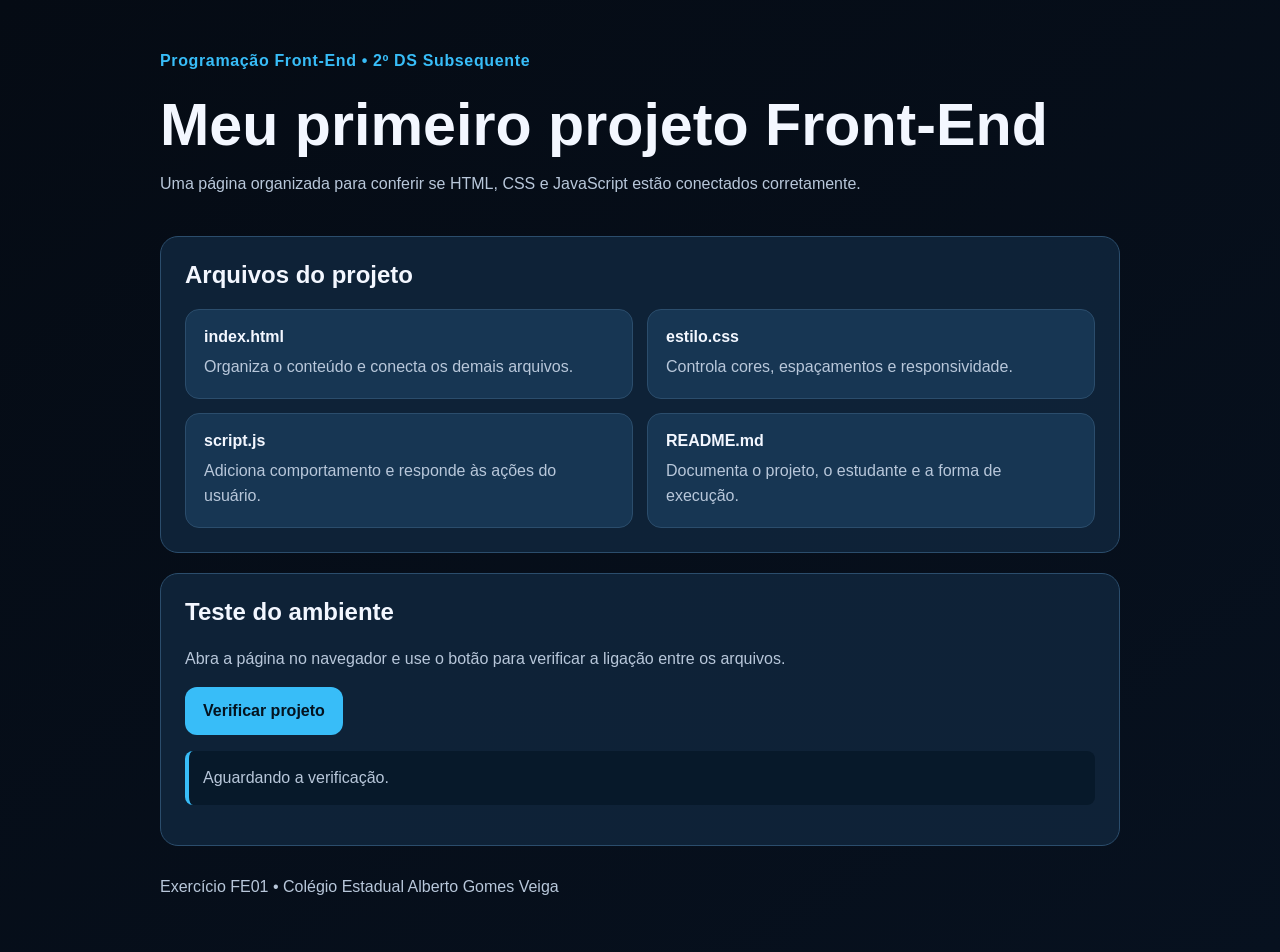
<file: Exercício 1/index.html>
<!DOCTYPE html>
<html lang="pt-BR">
<head>
    <meta charset="UTF-8">
    <meta name="viewport" content="width=device-width, initial-scale=1.0">
    <title>Meu primeiro projeto Front-End</title>
    <link rel="stylesheet" href="estilo.css">
    <script src="script.js" defer></script>
</head>
<body>
    <header class="cabecalho">
        <p class="etiqueta">Programação Front-End • 2º DS Subsequente</p>
        <h1>Meu primeiro projeto Front-End</h1>
        <p>Uma página organizada para conferir se HTML, CSS e JavaScript estão conectados corretamente.</p>
    </header>

    <main>
        <section class="painel" aria-labelledby="titulo-arquivos">
            <h2 id="titulo-arquivos">Arquivos do projeto</h2>
            <div class="grade-arquivos">
                <article>
                    <strong>index.html</strong>
                    <span>Organiza o conteúdo e conecta os demais arquivos.</span>
                </article>
                <article>
                    <strong>estilo.css</strong>
                    <span>Controla cores, espaçamentos e responsividade.</span>
                </article>
                <article>
                    <strong>script.js</strong>
                    <span>Adiciona comportamento e responde às ações do usuário.</span>
                </article>
                <article>
                    <strong>README.md</strong>
                    <span>Documenta o projeto, o estudante e a forma de execução.</span>
                </article>
            </div>
        </section>

        <section class="painel" aria-labelledby="titulo-teste">
            <h2 id="titulo-teste">Teste do ambiente</h2>
            <p>Abra a página no navegador e use o botão para verificar a ligação entre os arquivos.</p>
            <button id="testarProjeto" type="button">Verificar projeto</button>
            <p id="statusProjeto" class="status" aria-live="polite">Aguardando a verificação.</p>
        </section>
    </main>

    <footer>
        <p>Exercício FE01 • Colégio Estadual Alberto Gomes Veiga</p>
    </footer>
</body>
</html>
</file>
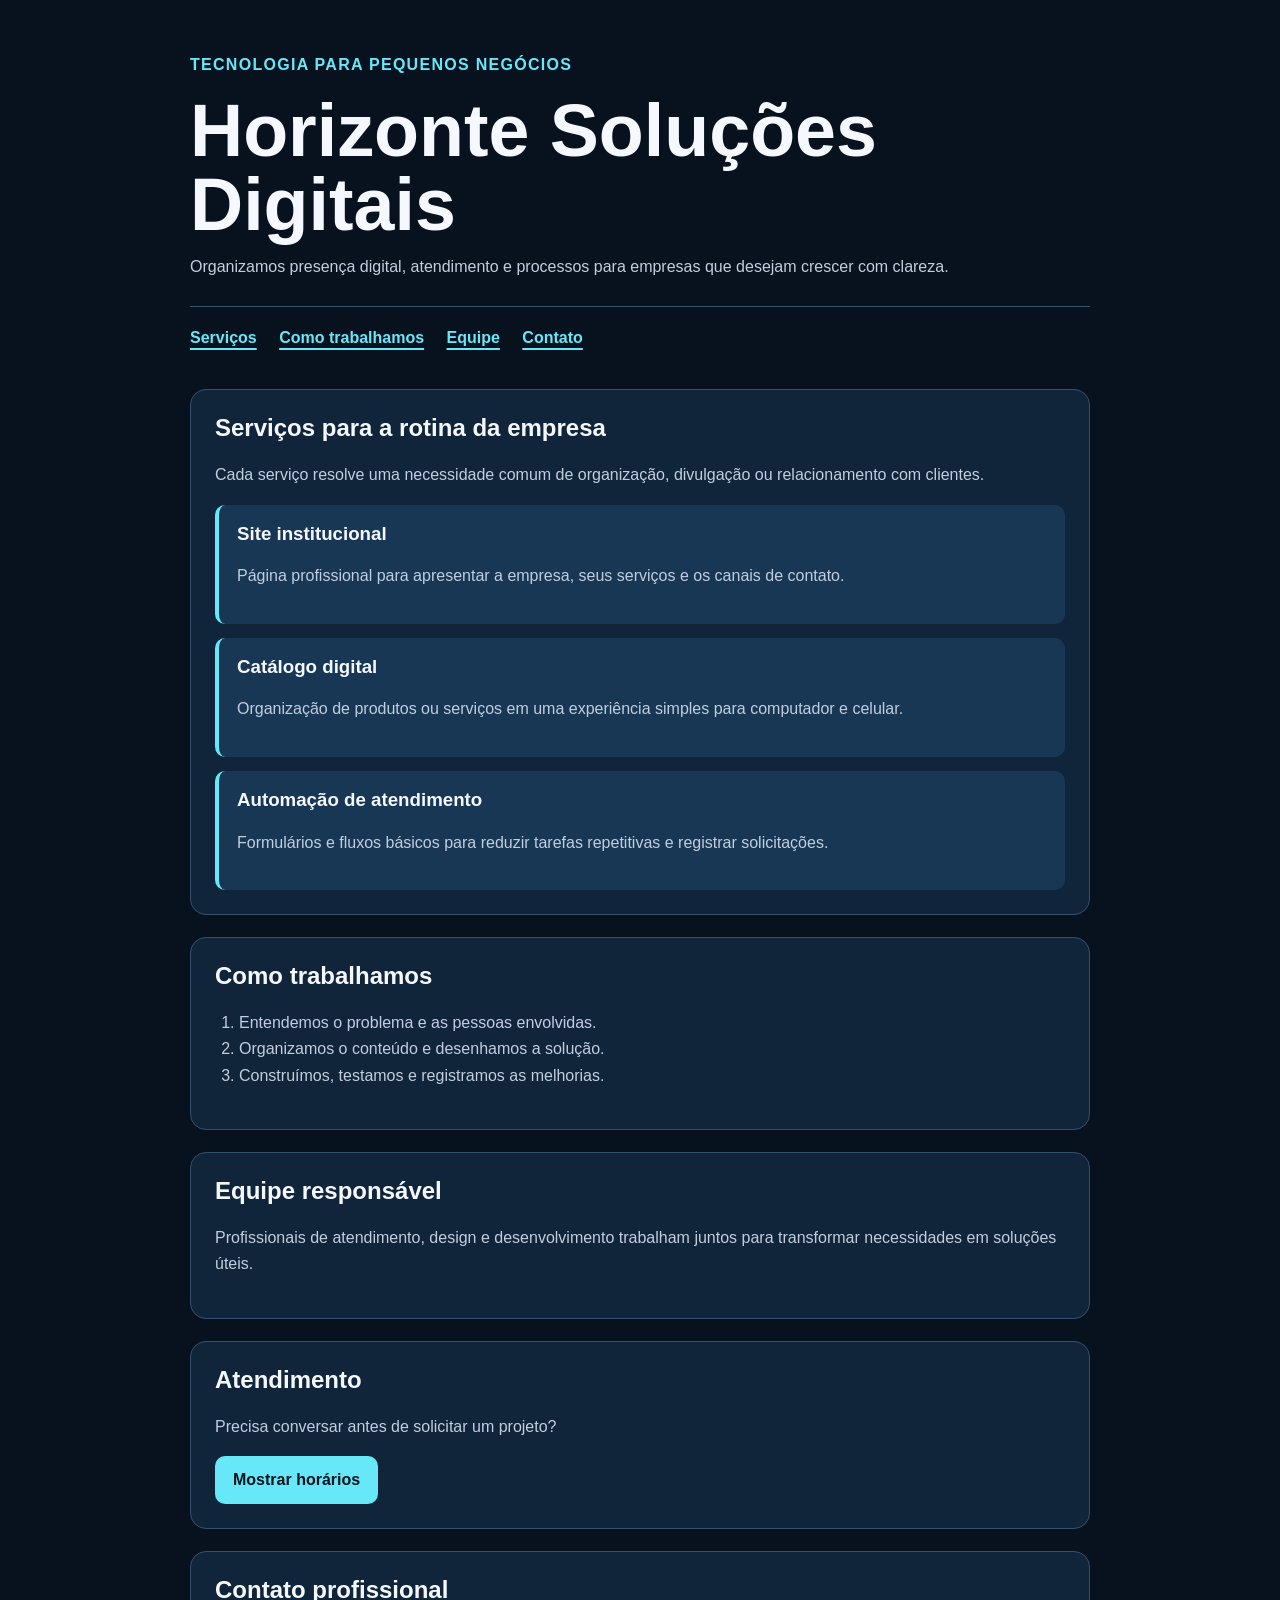
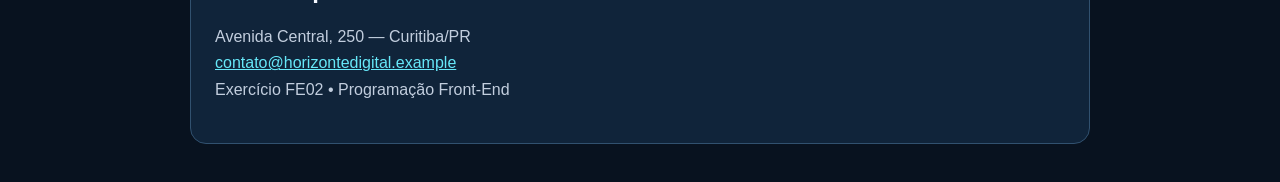
<file: Exercício 2/index.html>
<!DOCTYPE html>
<html lang="pt-BR">
<head>
    <meta charset="UTF-8">
    <meta name="viewport" content="width=device-width, initial-scale=1.0">
    <title>Horizonte Soluções Digitais</title>
    <link rel="stylesheet" href="estilo.css">
    <script src="script.js" defer></script>
</head>
<body>
    <a class="pular-conteudo" href="#conteudo">Pular para o conteúdo principal</a>
 
    <header class="cabecalho">
        <p class="etiqueta">Tecnologia para pequenos negócios</p>
        <h1>Horizonte Soluções Digitais</h1>
        <p>Organizamos presença digital, atendimento e processos para empresas que desejam crescer com clareza.</p>
 
        <nav aria-label="Navegação principal">
            <ul>
                <li><a href="#servicos">Serviços</a></li>
                <li><a href="#processo">Como trabalhamos</a></li>
                <li><a href="#equipe">Equipe</a></li>
                <li><a href="#contato">Contato</a></li>
            </ul>
        </nav>
    </header>
 
    <main id="conteudo">
        <section id="servicos" aria-labelledby="titulo-servicos">
            <h2 id="titulo-servicos">Serviços para a rotina da empresa</h2>
            <p>Cada serviço resolve uma necessidade comum de organização, divulgação ou relacionamento com clientes.</p>
 
            <article>
                <h3>Site institucional</h3>
                <p>Página profissional para apresentar a empresa, seus serviços e os canais de contato.</p>
            </article>
 
            <article>
                <h3>Catálogo digital</h3>
                <p>Organização de produtos ou serviços em uma experiência simples para computador e celular.</p>
            </article>
 
            <article>
                <h3>Automação de atendimento</h3>
                <p>Formulários e fluxos básicos para reduzir tarefas repetitivas e registrar solicitações.</p>
            </article>
        </section>
 
        <section id="processo" aria-labelledby="titulo-processo">
            <h2 id="titulo-processo">Como trabalhamos</h2>
            <ol>
                <li>Entendemos o problema e as pessoas envolvidas.</li>
                <li>Organizamos o conteúdo e desenhamos a solução.</li>
                <li>Construímos, testamos e registramos as melhorias.</li>
            </ol>
        </section>
 
        <section id="equipe" aria-labelledby="titulo-equipe">
            <h2 id="titulo-equipe">Equipe responsável</h2>
            <p>Profissionais de atendimento, design e desenvolvimento trabalham juntos para transformar necessidades em soluções úteis.</p>
        </section>
 
        <aside id="atendimento" aria-labelledby="titulo-atendimento">
            <h2 id="titulo-atendimento">Atendimento</h2>
            <p>Precisa conversar antes de solicitar um projeto?</p>
            <button id="mostrarAtendimento" type="button" aria-expanded="false" aria-controls="detalhesAtendimento">
                Mostrar horários
            </button>
            <div id="detalhesAtendimento" hidden>
                <p>Segunda a sexta, das 8h às 18h.</p>
                <p>Retorno inicial em até um dia útil.</p>
            </div>
        </aside>
    </main>
 
    <footer id="contato">
        <h2>Contato profissional</h2>
        <address>
            Avenida Central, 250 — Curitiba/PR<br>
            <a href="mailto:contato@horizontedigital.example">contato@horizontedigital.example</a>
        </address>
        <p>Exercício FE02 • Programação Front-End</p>
    </footer>
</body>
</html>
</file>
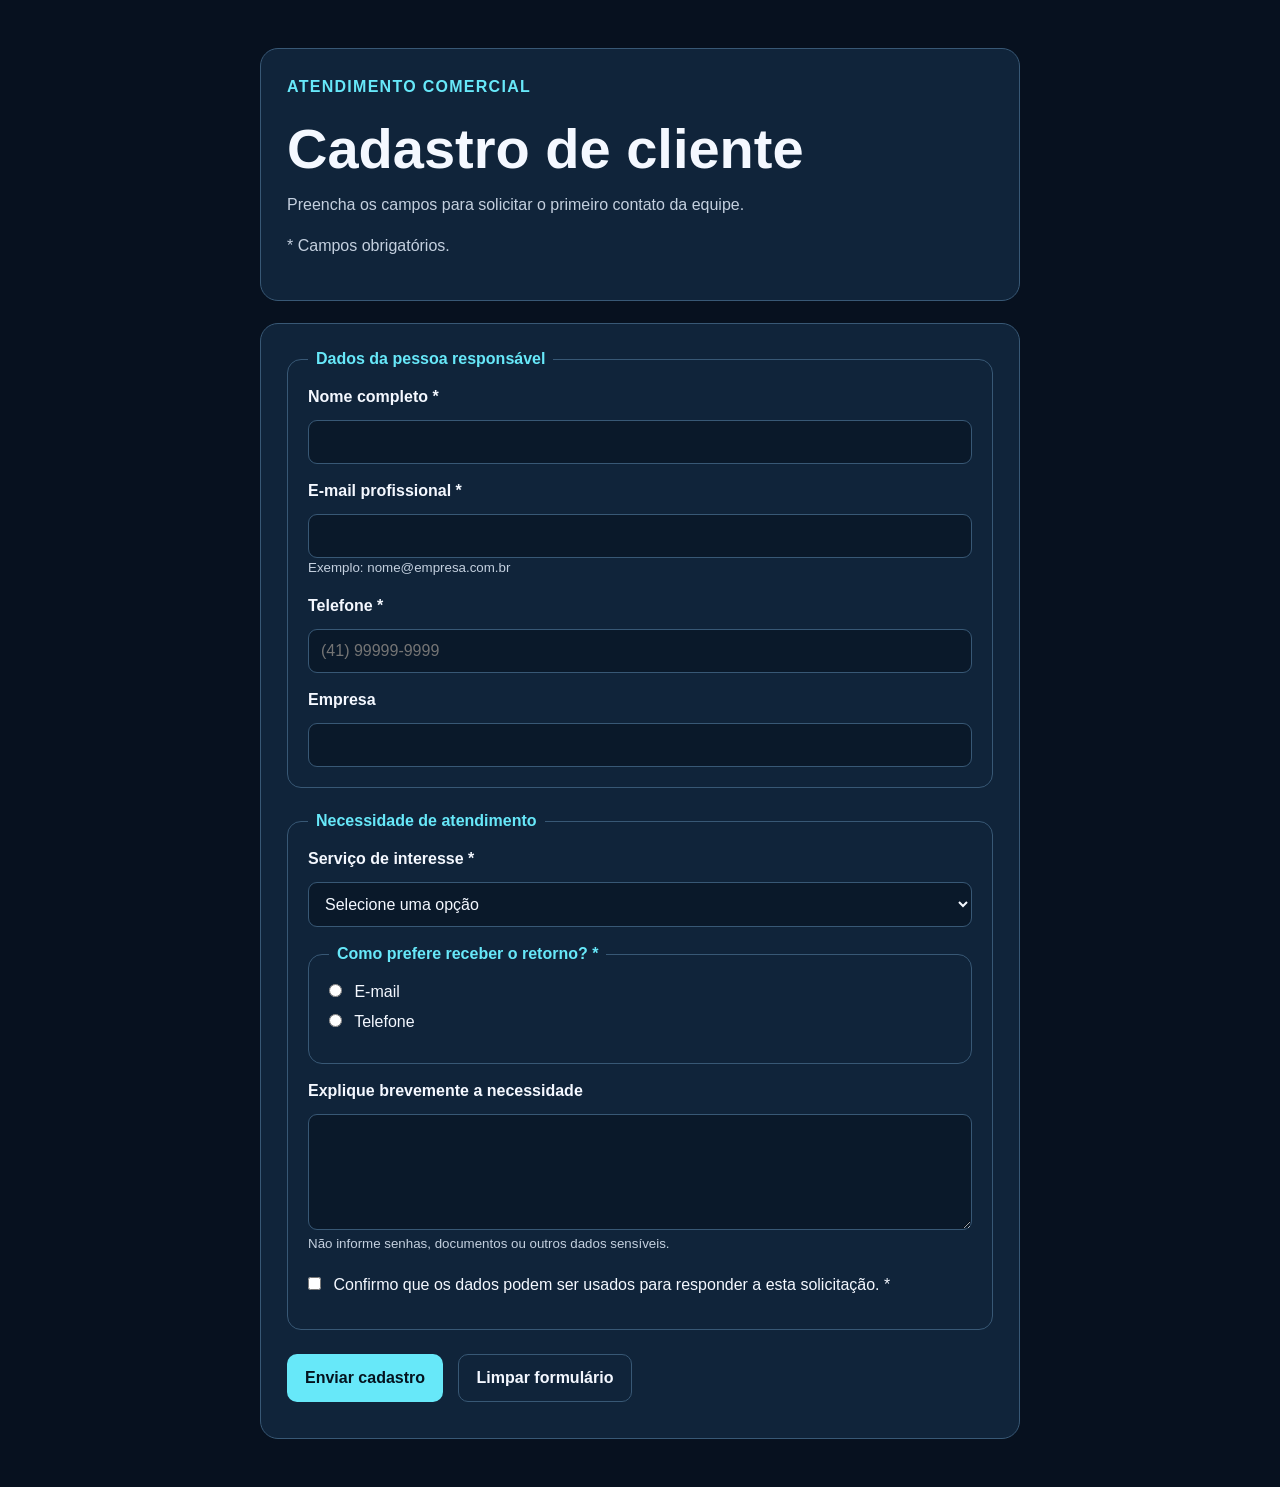
<file: Exercício 3/index.html>
<!DOCTYPE html>
<html lang="pt-BR">
<head>
    <meta charset="UTF-8">
    <meta name="viewport" content="width=device-width, initial-scale=1.0">
    <title>Cadastro de cliente | Horizonte Digital</title>
    <link rel="stylesheet" href="estilo.css">
    <script src="script.js" defer></script>
</head>
<body>
    <a class="pular-conteudo" href="#conteudo">Pular para o formulário</a>
 
    <main id="conteudo">
        <header class="cabecalho">
            <p class="etiqueta">Atendimento comercial</p>
            <h1>Cadastro de cliente</h1>
            <p>Preencha os campos para solicitar o primeiro contato da equipe.</p>
            <p><span aria-hidden="true">*</span> Campos obrigatórios.</p>
        </header>
 
        <form id="cadastroCliente">
            <fieldset>
                <legend>Dados da pessoa responsável</legend>
 
                <div class="campo">
                    <label for="nome">Nome completo <span aria-hidden="true">*</span></label>
                    <input id="nome" name="nome" type="text" autocomplete="name" minlength="3" required>
                </div>
 
                <div class="campo">
                    <label for="email">E-mail profissional <span aria-hidden="true">*</span></label>
                    <input id="email" name="email" type="email" autocomplete="email" aria-describedby="ajudaEmail" required>
                    <small id="ajudaEmail">Exemplo: nome@empresa.com.br</small>
                </div>
 
                <div class="campo">
                    <label for="telefone">Telefone <span aria-hidden="true">*</span></label>
                    <input id="telefone" name="telefone" type="tel" inputmode="tel" autocomplete="tel" placeholder="(41) 99999-9999" required>
                </div>
 
                <div class="campo">
                    <label for="empresa">Empresa</label>
                    <input id="empresa" name="empresa" type="text" autocomplete="organization">
                </div>
            </fieldset>
 
            <fieldset>
                <legend>Necessidade de atendimento</legend>
 
                <div class="campo">
                    <label for="servico">Serviço de interesse <span aria-hidden="true">*</span></label>
                    <select id="servico" name="servico" required>
                        <option value="" selected disabled>Selecione uma opção</option>
                        <option value="site">Site institucional</option>
                        <option value="sistema">Sistema interno</option>
                        <option value="manutencao">Manutenção de projeto</option>
                    </select>
                </div>
 
                <fieldset class="grupo-opcoes">
                    <legend>Como prefere receber o retorno? <span aria-hidden="true">*</span></legend>
 
                    <label class="opcao" for="retornoEmail">
                        <input id="retornoEmail" name="retorno" type="radio" value="E-mail" required>
                        E-mail
                    </label>
 
                    <label class="opcao" for="retornoTelefone">
                        <input id="retornoTelefone" name="retorno" type="radio" value="Telefone">
                        Telefone
                    </label>
                </fieldset>
 
                <div class="campo">
                    <label for="mensagem">Explique brevemente a necessidade</label>
                    <textarea id="mensagem" name="mensagem" rows="5" maxlength="300" aria-describedby="ajudaMensagem"></textarea>
                    <small id="ajudaMensagem">Não informe senhas, documentos ou outros dados sensíveis.</small>
                </div>
 
                <label class="opcao termos" for="termos">
                    <input id="termos" name="termos" type="checkbox" required>
                    Confirmo que os dados podem ser usados para responder a esta solicitação. <span aria-hidden="true">*</span>
                </label>
            </fieldset>
 
            <div class="acoes">
                <button type="submit">Enviar cadastro</button>
                <button class="secundario" type="reset">Limpar formulário</button>
            </div>
 
            <div id="statusCadastro" class="status" role="status" aria-live="polite" tabindex="-1" hidden></div>
        </form>
    </main>
</body>
</html>
</file>
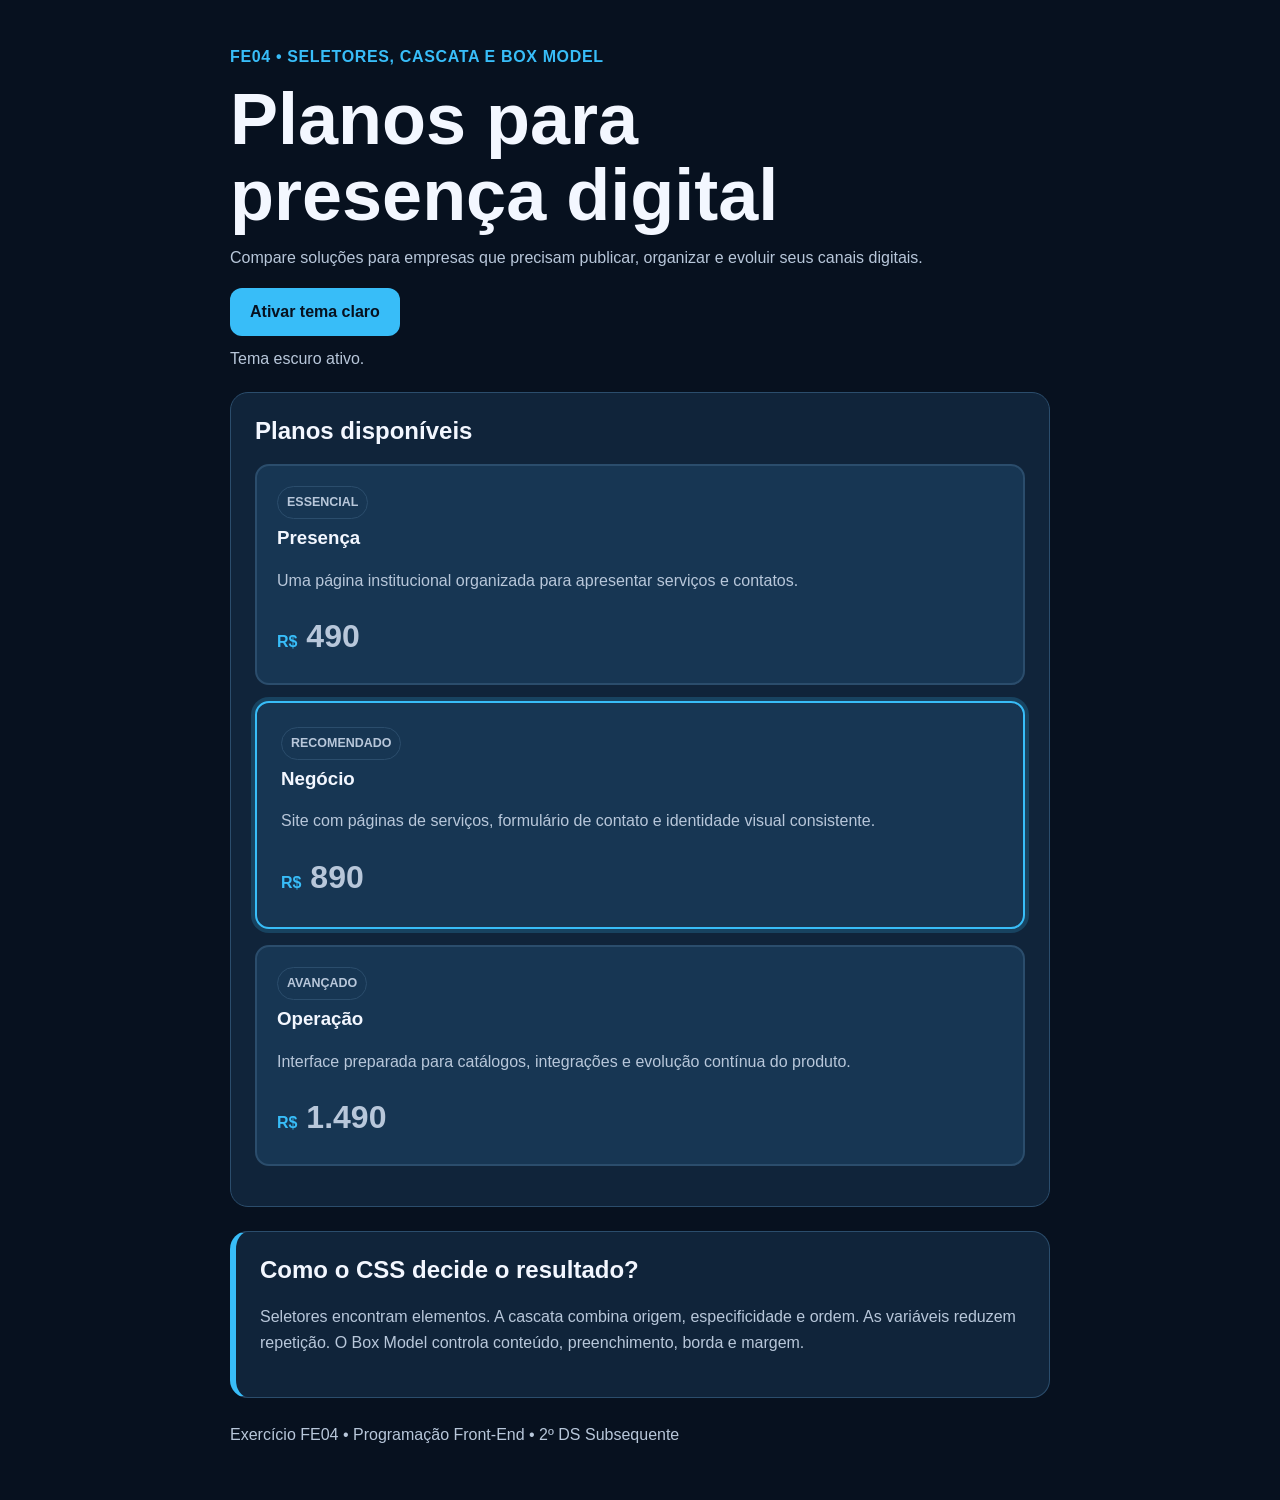
<file: Exercício 4/index.html>
<!DOCTYPE html>
<html lang="pt-BR">
<head>
    <meta charset="UTF-8">
    <meta name="viewport" content="width=device-width, initial-scale=1.0">
    <title>Vitrine de planos — CSS profissional</title>
    <link rel="stylesheet" href="estilo.css">
    <script src="script.js" defer></script>
</head>
<body>
    <header class="cabecalho">
        <p class="etiqueta">FE04 • Seletores, cascata e Box Model</p>
        <h1>Planos para presença digital</h1>
        <p class="introducao">Compare soluções para empresas que precisam publicar, organizar e evoluir seus canais digitais.</p>
        <button id="alternarTema" type="button" aria-pressed="false">Ativar tema claro</button>
        <p id="statusTema" class="status" role="status" aria-live="polite">Tema escuro ativo.</p>
    </header>
 
    <main id="conteudo">
        <section class="painel" aria-labelledby="titulo-planos">
            <h2 id="titulo-planos">Planos disponíveis</h2>
 
            <article class="cartao" data-status="essencial">
                <p class="selo">Essencial</p>
                <h3>Presença</h3>
                <p>Uma página institucional organizada para apresentar serviços e contatos.</p>
                <p class="preco"><span>R$</span> 490</p>
            </article>
 
            <article id="planoDestaque" class="cartao destaque" data-status="recomendado">
                <p class="selo">Recomendado</p>
                <h3>Negócio</h3>
                <p>Site com páginas de serviços, formulário de contato e identidade visual consistente.</p>
                <p class="preco"><span>R$</span> 890</p>
            </article>
 
            <article class="cartao" data-status="avancado">
                <p class="selo">Avançado</p>
                <h3>Operação</h3>
                <p>Interface preparada para catálogos, integrações e evolução contínua do produto.</p>
                <p class="preco"><span>R$</span> 1.490</p>
            </article>
        </section>
 
        <aside class="painel resumo" aria-labelledby="titulo-resumo">
            <h2 id="titulo-resumo">Como o CSS decide o resultado?</h2>
            <p>Seletores encontram elementos. A cascata combina origem, especificidade e ordem. As variáveis reduzem repetição. O Box Model controla conteúdo, preenchimento, borda e margem.</p>
        </aside>
    </main>
 
    <footer>
        <p>Exercício FE04 • Programação Front-End • 2º DS Subsequente</p>
    </footer>
</body>
</html>
</file>
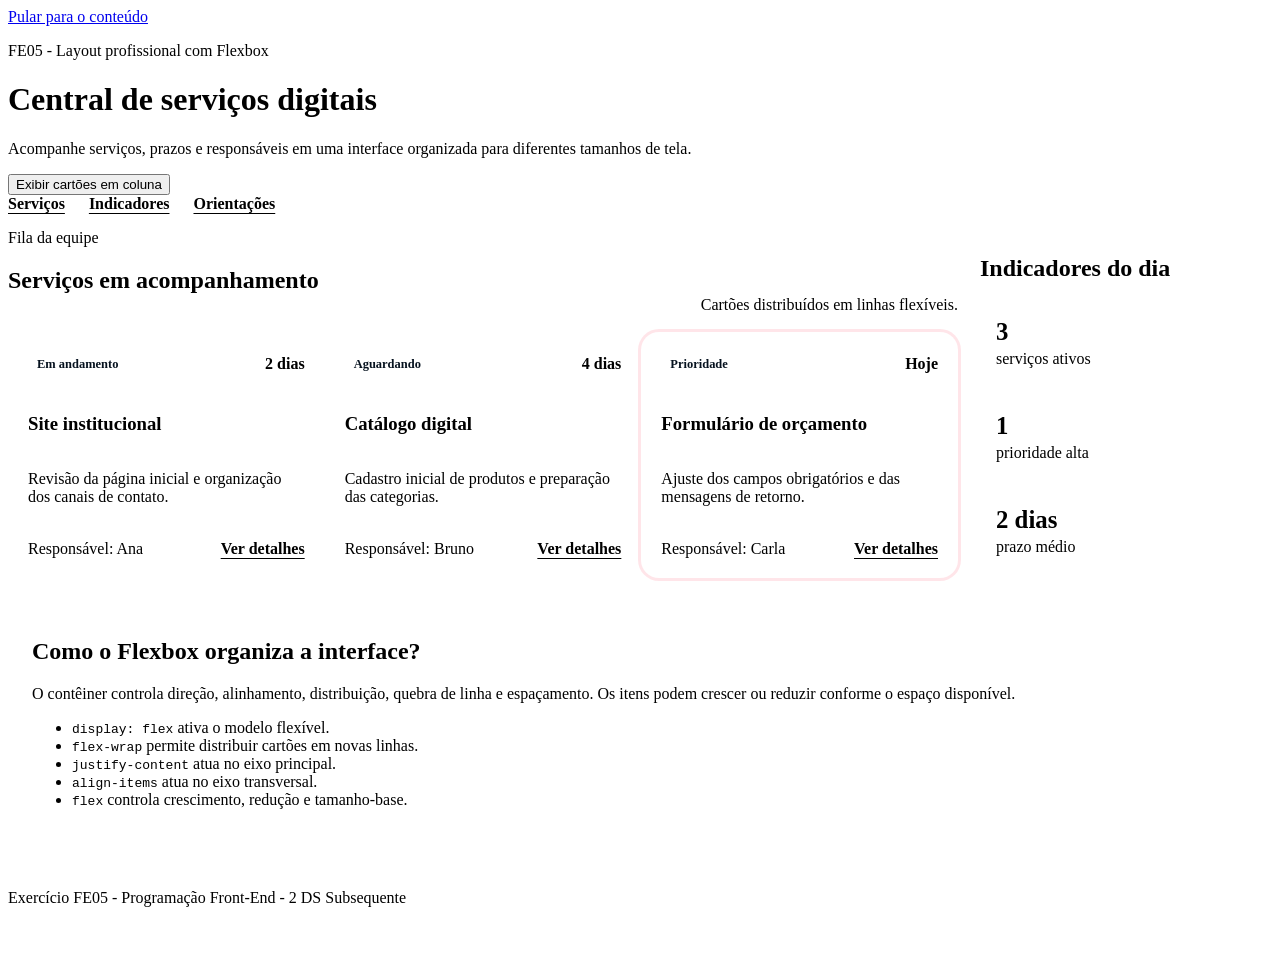
<file: Exercício 5/index.html>
<!DOCTYPE html>
<html lang="pt-BR">
<head>
    <meta charset="UTF-8">
    <meta name="viewport" content="width=device-width, initial-scale=1.0">
    <title>Painel de serviços - Flexbox</title>
    <link rel="stylesheet" href="estilo.css">
    <script src="script.js" defer></script>
</head>
<body>
    <a class="pular-conteudo" href="#conteudo">Pular para o conteúdo</a>
 
    <header class="topo">
        <div class="topo-conteudo">
            <div>
                <p class="etiqueta">FE05 - Layout profissional com Flexbox</p>
                <h1>Central de serviços digitais</h1>
                <p class="introducao">Acompanhe serviços, prazos e responsáveis em uma interface organizada para diferentes tamanhos de tela.</p>
            </div>
 
            <button id="alternarDirecao" type="button" aria-pressed="false" aria-controls="listaServicos">
                Exibir cartões em coluna
            </button>
        </div>
 
        <nav aria-label="Navegação principal">
            <ul>
                <li><a href="#servicos">Serviços</a></li>
                <li><a href="#indicadores">Indicadores</a></li>
                <li><a href="#orientacoes">Orientações</a></li>
            </ul>
        </nav>
    </header>
 
    <main id="conteudo" class="layout-principal">
        <section id="servicos" class="conteudo" aria-labelledby="titulo-servicos">
            <div class="secao-cabecalho">
                <div>
                    <p class="sobrelinha">Fila da equipe</p>
                    <h2 id="titulo-servicos">Serviços em acompanhamento</h2>
                </div>
                <p id="statusLayout" class="status" role="status" aria-live="polite">Cartões distribuídos em linhas flexíveis.</p>
            </div>
 
            <div id="listaServicos" class="lista-servicos">
                <article class="cartao-servico">
                    <div class="cartao-topo">
                        <span class="situacao em-andamento">Em andamento</span>
                        <span class="prazo">2 dias</span>
                    </div>
                    <h3>Site institucional</h3>
                    <p>Revisão da página inicial e organização dos canais de contato.</p>
                    <footer class="cartao-rodape">
                        <span>Responsável: Ana</span>
                        <a href="#orientacoes">Ver detalhes</a>
                    </footer>
                </article>
 
                <article class="cartao-servico">
                    <div class="cartao-topo">
                        <span class="situacao aguardando">Aguardando</span>
                        <span class="prazo">4 dias</span>
                    </div>
                    <h3>Catálogo digital</h3>
                    <p>Cadastro inicial de produtos e preparação das categorias.</p>
                    <footer class="cartao-rodape">
                        <span>Responsável: Bruno</span>
                        <a href="#orientacoes">Ver detalhes</a>
                    </footer>
                </article>
 
                <article class="cartao-servico destaque">
                    <div class="cartao-topo">
                        <span class="situacao urgente">Prioridade</span>
                        <span class="prazo">Hoje</span>
                    </div>
                    <h3>Formulário de orçamento</h3>
                    <p>Ajuste dos campos obrigatórios e das mensagens de retorno.</p>
                    <footer class="cartao-rodape">
                        <span>Responsável: Carla</span>
                        <a href="#orientacoes">Ver detalhes</a>
                    </footer>
                </article>
            </div>
        </section>
 
        <aside id="indicadores" class="painel-lateral" aria-labelledby="titulo-indicadores">
            <h2 id="titulo-indicadores">Indicadores do dia</h2>
            <div class="indicadores">
                <article>
                    <strong>3</strong>
                    <span>serviços ativos</span>
                </article>
                <article>
                    <strong>1</strong>
                    <span>prioridade alta</span>
                </article>
                <article>
                    <strong>2 dias</strong>
                    <span>prazo médio</span>
                </article>
            </div>
        </aside>
    </main>
 
    <section id="orientacoes" class="orientacoes" aria-labelledby="titulo-orientacoes">
        <h2 id="titulo-orientacoes">Como o Flexbox organiza a interface?</h2>
        <p>O contêiner controla direção, alinhamento, distribuição, quebra de linha e espaçamento. Os itens podem crescer ou reduzir conforme o espaço disponível.</p>
        <ul>
            <li><code>display: flex</code> ativa o modelo flexível.</li>
            <li><code>flex-wrap</code> permite distribuir cartões em novas linhas.</li>
            <li><code>justify-content</code> atua no eixo principal.</li>
            <li><code>align-items</code> atua no eixo transversal.</li>
            <li><code>flex</code> controla crescimento, redução e tamanho-base.</li>
        </ul>
    </section>
 
    <footer class="rodape-pagina">
        <p>Exercício FE05 - Programação Front-End - 2 DS Subsequente</p>
    </footer>
</body>
</html>
</file>
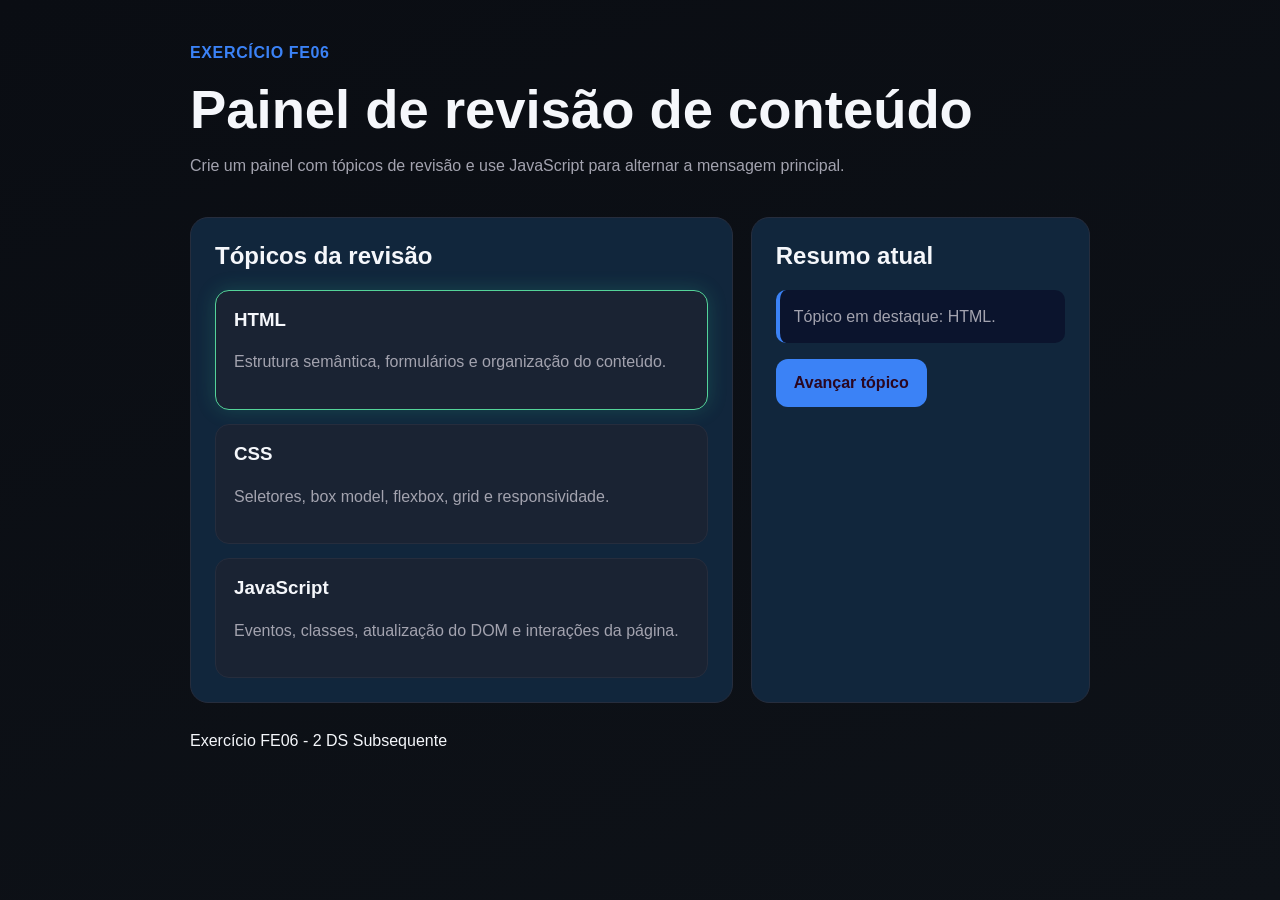
<file: Exercício 6/index.html>
<!DOCTYPE html>
<html lang="pt-BR">
<head>
    <meta charset="UTF-8">
    <meta name="viewport" content="width=device-width, initial-scale=1.0">
    <title>Painel de revisão de conteúdo</title>
    <link rel="stylesheet" href="estilo.css">
    <script src="script.js" defer></script>
</head>
<body>
    <header class="topo">
        <p class="etiqueta">Exercício FE06</p>
        <h1>Painel de revisão de conteúdo</h1>
        <p class="descricao">Crie um painel com tópicos de revisão e use JavaScript para alternar a mensagem principal.</p>
    </header>

    <main class="container">
        <section class="painel" aria-labelledby="titulo-topicos">
            <h2 id="titulo-topicos">Tópicos da revisão</h2>
            <div class="lista-topicos">
                <article class="topico ativo">
                    <h3>HTML</h3>
                    <p>Estrutura semântica, formulários e organização do conteúdo.</p>
                </article>
                <article class="topico">
                    <h3>CSS</h3>
                    <p>Seletores, box model, flexbox, grid e responsividade.</p>
                </article>
                <article class="topico">
                    <h3>JavaScript</h3>
                    <p>Eventos, classes, atualização do DOM e interações da página.</p>
                </article>
            </div>
        </section>

        <section class="painel" aria-labelledby="titulo-status">
            <h2 id="titulo-status">Resumo atual</h2>
            <p id="mensagemTopico" class="mensagem">Tópico em destaque: HTML.</p>
            <button id="avancarTopico" type="button">Avançar tópico</button>
        </section>
    </main>

    <footer class="footer">
        <p>Exercício FE06 - 2 DS Subsequente</p>
    </footer>
</body>
</html>
</file>
<file: Exercício 1/estilo.css>
:root {
    --fundo: #07111f;
    --painel: #10243a;
    --painel-claro: #173653;
    --texto: #f3f7ff;
    --texto-suave: #b8c7da;
    --destaque: #38bdf8;
    --sucesso: #4ade80;
    --borda: #2b4d6c;
}
 
* {
    box-sizing: border-box;
}
 
body {
    margin: 0;
    min-height: 100vh;
    font-family: Arial, Helvetica, sans-serif;
    background: linear-gradient(145deg, #050b14, var(--fundo));
    color: var(--texto);
}
 
.cabecalho,
main,
footer {
    width: min(960px, 92%);
    margin-inline: auto;
}
 
.cabecalho {
    padding: 48px 0 24px;
}
 
.etiqueta {
    color: var(--destaque);
    font-weight: 700;
    letter-spacing: 0.04em;
}
 
h1,
h2,
p {
    margin-top: 0;
}
 
h1 {
    font-size: clamp(2rem, 5vw, 3.7rem);
    margin-bottom: 12px;
}
 
p,
span {
    color: var(--texto-suave);
    line-height: 1.6;
}
 
.painel {
    padding: 24px;
    margin-bottom: 20px;
    background: rgba(16, 36, 58, 0.92);
    border: 1px solid var(--borda);
    border-radius: 18px;
}
 
.grade-arquivos {
    display: grid;
    grid-template-columns: repeat(2, minmax(0, 1fr));
    gap: 14px;
}
 
article {
    display: grid;
    gap: 8px;
    padding: 18px;
    background: var(--painel-claro);
    border: 1px solid var(--borda);
    border-radius: 14px;
}
 
button {
    min-height: 48px;
    padding: 12px 18px;
    border: 0;
    border-radius: 12px;
    background: var(--destaque);
    color: #04131f;
    font: inherit;
    font-weight: 800;
    cursor: pointer;
}
 
button:hover,
button:focus-visible {
    filter: brightness(1.1);
}
 
.status {
    margin-top: 16px;
    padding: 14px;
    background: #07192a;
    border-left: 4px solid var(--destaque);
    border-radius: 8px;
}
 
.status.sucesso {
    color: var(--sucesso);
    border-left-color: var(--sucesso);
}
 
footer {
    padding: 8px 0 36px;
}
 
@media (max-width: 640px) {
    .cabecalho {
        padding-top: 28px;
    }
 
    .painel {
        padding: 18px;
    }
 
    .grade-arquivos {
        grid-template-columns: 1fr;
    }
 
    button {
        width: 100%;
    }
}
</file>
<file: Exercício 2/estilo.css>
:root {
    --fundo: #08121f;
    --superficie: #10243a;
    --superficie-clara: #183754;
    --texto: #f5f8ff;
    --texto-suave: #c2cede;
    --destaque: #67e8f9;
    --borda: #31516f;
    --sucesso: #86efac;
}
 
* {
    box-sizing: border-box;
}
 
html {
    scroll-behavior: smooth;
}
 
body {
    margin: 0;
    font-family: Arial, Helvetica, sans-serif;
    background: var(--fundo);
    color: var(--texto);
}
 
.pular-conteudo {
    position: absolute;
    left: 16px;
    top: -80px;
    padding: 12px 16px;
    background: var(--destaque);
    color: #04131f;
    font-weight: 700;
    border-radius: 8px;
}
 
.pular-conteudo:focus {
    top: 16px;
}
 
.cabecalho,
main,
footer {
    width: min(900px, 92%);
    margin-inline: auto;
}
 
.cabecalho {
    padding: 52px 0 28px;
}
 
.etiqueta {
    color: var(--destaque);
    font-weight: 700;
    text-transform: uppercase;
    letter-spacing: 0.08em;
}
 
h1 {
    max-width: 760px;
    margin: 0 0 12px;
    font-size: clamp(2.2rem, 7vw, 4.6rem);
    line-height: 1;
}
 
h2,
h3,
p {
    margin-top: 0;
}
 
p,
li,
address {
    color: var(--texto-suave);
    line-height: 1.65;
}
 
nav {
    margin-top: 26px;
    padding-top: 18px;
    border-top: 1px solid var(--borda);
}
 
nav ul {
    margin: 0;
    padding: 0;
    list-style: none;
}
 
nav li {
    display: inline-block;
    margin: 0 18px 10px 0;
}
 
a {
    color: var(--destaque);
}
 
nav a {
    font-weight: 700;
    text-decoration-thickness: 2px;
    text-underline-offset: 5px;
}
 
section,
aside,
footer {
    margin-bottom: 22px;
    padding: 24px;
    background: var(--superficie);
    border: 1px solid var(--borda);
    border-radius: 16px;
}
 
article {
    margin-top: 14px;
    padding: 18px;
    background: var(--superficie-clara);
    border-left: 4px solid var(--destaque);
    border-radius: 10px;
}
 
ol {
    padding-left: 24px;
}
 
button {
    min-height: 48px;
    padding: 12px 18px;
    border: 0;
    border-radius: 10px;
    background: var(--destaque);
    color: #04131f;
    font: inherit;
    font-weight: 800;
    cursor: pointer;
}
 
button:hover,
button:focus-visible {
    filter: brightness(1.08);
}
 
#detalhesAtendimento {
    margin-top: 18px;
    padding: 16px;
    border: 1px solid var(--sucesso);
    border-radius: 10px;
}
 
#detalhesAtendimento p:last-child {
    margin-bottom: 0;
}
 
footer {
    margin-bottom: 38px;
}
 
address {
    font-style: normal;
}
 
@media (max-width: 520px) {
    .cabecalho {
        padding-top: 34px;
    }
 
    section,
    aside,
    footer {
        padding: 18px;
    }
 
    nav li {
        display: block;
        margin-right: 0;
    }
 
    button {
        width: 100%;
    }
}
</file>
<file: Exercício 3/estilo.css>
:root {
    --fundo: #07111f;
    --painel: #10243a;
    --campo: #0a192a;
    --texto: #f4f8ff;
    --texto-suave: #c4d0df;
    --destaque: #67e8f9;
    --sucesso: #86efac;
    --borda: #385875;
    --foco: #facc15;
}
 
* {
    box-sizing: border-box;
}
 
body {
    margin: 0;
    min-height: 100vh;
    font-family: Arial, Helvetica, sans-serif;
    background: var(--fundo);
    color: var(--texto);
}
 
.pular-conteudo {
    position: absolute;
    top: -80px;
    left: 16px;
    padding: 12px 16px;
    border-radius: 8px;
    background: var(--foco);
    color: #111827;
    font-weight: 800;
}
 
.pular-conteudo:focus {
    top: 16px;
}
 
main {
    width: min(760px, 92%);
    margin-inline: auto;
    padding: 48px 0;
}
 
.cabecalho,
form {
    padding: 26px;
    border: 1px solid var(--borda);
    border-radius: 18px;
    background: var(--painel);
}
 
.cabecalho {
    margin-bottom: 22px;
}
 
.etiqueta {
    color: var(--destaque);
    font-weight: 800;
    text-transform: uppercase;
    letter-spacing: 0.08em;
}
 
h1,
p {
    margin-top: 0;
}
 
h1 {
    margin-bottom: 12px;
    font-size: clamp(2rem, 7vw, 3.5rem);
}
 
p,
small {
    color: var(--texto-suave);
    line-height: 1.55;
}
 
fieldset {
    margin: 0 0 24px;
    padding: 20px;
    border: 1px solid var(--borda);
    border-radius: 14px;
}
 
legend {
    padding: 0 8px;
    color: var(--destaque);
    font-weight: 800;
}
 
.campo {
    margin-bottom: 18px;
}
 
.campo:last-child {
    margin-bottom: 0;
}
 
label {
    display: block;
    margin-bottom: 7px;
    font-weight: 700;
}
 
input,
select,
textarea,
button {
    font: inherit;
}
 
input,
select,
textarea {
    width: 100%;
    margin-top: 7px;
    padding: 12px;
    border: 1px solid var(--borda);
    border-radius: 9px;
    background: var(--campo);
    color: var(--texto);
}
 
textarea {
    resize: vertical;
}
 
input:focus-visible,
select:focus-visible,
textarea:focus-visible,
button:focus-visible,
a:focus-visible {
    outline: 3px solid var(--foco);
    outline-offset: 3px;
}
 
.grupo-opcoes {
    margin-bottom: 18px;
}
 
.opcao {
    margin-bottom: 12px;
    font-weight: 400;
}
 
.opcao input {
    width: auto;
    margin: 0 8px 0 0;
}
 
.termos {
    line-height: 1.5;
}
 
.acoes {
    margin-top: 8px;
}
 
button {
    min-height: 48px;
    margin: 0 10px 10px 0;
    padding: 12px 18px;
    border: 0;
    border-radius: 10px;
    background: var(--destaque);
    color: #04131f;
    font-weight: 800;
    cursor: pointer;
}
 
button:hover {
    filter: brightness(1.08);
}
 
button.secundario {
    border: 1px solid var(--borda);
    background: transparent;
    color: var(--texto);
}
 
.status {
    margin-top: 14px;
    padding: 16px;
    border-left: 5px solid var(--sucesso);
    border-radius: 8px;
    background: #0a1c21;
    color: var(--texto);
    line-height: 1.5;
}
 
@media (max-width: 520px) {
    main {
        padding: 24px 0;
    }
 
    .cabecalho,
    form,
    fieldset {
        padding: 18px;
    }
 
    button {
        width: 100%;
        margin-right: 0;
    }
}
</file>
<file: Exercício 4/estilo.css>
:root {
    --cor-fundo: #07111f;
    --cor-superficie: #10243a;
    --cor-superficie-elevada: #173653;
    --cor-texto: #f3f7ff;
    --cor-texto-suave: #b8c7da;
    --cor-destaque: #38bdf8;
    --cor-borda: #2b4d6c;
    --espacamento-base: 16px;
    --raio: 18px;
}
 
* {
    box-sizing: border-box;
}
 
body {
    margin: 0;
    min-height: 100vh;
    font-family: Arial, Helvetica, sans-serif;
    background: var(--cor-fundo);
    color: var(--cor-texto);
}
 
body.tema-claro {
    --cor-fundo: #eef6ff;
    --cor-superficie: #ffffff;
    --cor-superficie-elevada: #e7f1fb;
    --cor-texto: #10243a;
    --cor-texto-suave: #43576d;
    --cor-destaque: #0369a1;
    --cor-borda: #b7cee3;
}
 
.cabecalho,
main,
footer {
    width: min(820px, 92%);
    margin-inline: auto;
}
 
.cabecalho {
    padding: 48px 0 24px;
}
 
.etiqueta {
    color: var(--cor-destaque);
    font-weight: 800;
    letter-spacing: 0.04em;
    text-transform: uppercase;
}
 
h1,
h2,
h3,
p {
    margin-top: 0;
}
 
h1 {
    max-width: 700px;
    margin-bottom: 12px;
    font-size: clamp(2.2rem, 6vw, 4.5rem);
    line-height: 1.05;
}
 
.introducao,
.cartao p,
.resumo p,
footer p {
    color: var(--cor-texto-suave);
    line-height: 1.65;
}
 
button {
    min-height: 48px;
    padding: 12px 18px;
    border: 2px solid transparent;
    border-radius: 12px;
    background: var(--cor-destaque);
    color: var(--cor-fundo);
    font: inherit;
    font-weight: 800;
    cursor: pointer;
}
 
button:hover {
    filter: brightness(1.12);
}
 
button:focus-visible {
    outline: 3px solid var(--cor-texto);
    outline-offset: 4px;
}
 
.status {
    margin: 14px 0 0;
    color: var(--cor-texto-suave);
}
 
.painel {
    margin-bottom: calc(var(--espacamento-base) * 1.5);
    padding: calc(var(--espacamento-base) * 1.5);
    border: 1px solid var(--cor-borda);
    border-radius: var(--raio);
    background: var(--cor-superficie);
}
 
.cartao {
    width: 100%;
    margin: var(--espacamento-base) 0;
    padding: calc(var(--espacamento-base) * 1.25);
    border: 2px solid var(--cor-borda);
    border-radius: 14px;
    background: var(--cor-superficie-elevada);
}
 
.cartao.destaque {
    border-color: var(--cor-destaque);
}
 
#planoDestaque {
    padding: calc(var(--espacamento-base) * 1.5);
}
 
[data-status="recomendado"] {
    box-shadow: 0 0 0 4px color-mix(in srgb, var(--cor-destaque) 20%, transparent);
}
 
.selo {
    display: inline-block;
    margin-bottom: 8px;
    padding: 5px 9px;
    border: 1px solid var(--cor-borda);
    border-radius: 999px;
    color: var(--cor-texto);
    font-size: 0.78rem;
    font-weight: 800;
    text-transform: uppercase;
}
 
.preco {
    margin-bottom: 0;
    color: var(--cor-texto);
    font-size: 2rem;
    font-weight: 900;
}
 
.preco span {
    color: var(--cor-destaque);
    font-size: 1rem;
}
 
.resumo {
    border-left: 6px solid var(--cor-destaque);
}
 
footer {
    padding: 0 0 36px;
}
 
@media (max-width: 560px) {
    .cabecalho {
        padding-top: 28px;
    }
 
    .painel,
    .cartao,
    #planoDestaque {
        padding: var(--espacamento-base);
    }
 
    button {
        width: 100%;
    }
}
</file>
<file: Exercício 5/estilo.css>
nav ul {
    display: flex;
    flex-wrap: wrap;
    gap: 12px 24px;
    margin: 0;
    padding: 0;
    list-style: none;
}
 
nav a,
.cartao-rodape a {
    color: var(--destaque);
    font-weight: 800;
    text-underline-offset: 4px;
}
 
.layout-principal {
    display: flex;
    align-items: flex-start;
    gap: var(--espaco-layout);
}
 
.conteudo {
    flex: 1 1 760px;
    min-width: 0;
}
 
.painel-lateral {
    flex: 0 1 270px;
    padding: 22px;
    border: 1px solid var(--borda);
    border-radius: 18px;
    background: var(--superficie);
}
 
.secao-cabecalho {
    display: flex;
    justify-content: space-between;
    align-items: flex-end;
    flex-wrap: wrap;
    gap: 12px 24px;
    margin-bottom: 18px;
}
 
.status {
    max-width: 310px;
    margin: 0;
    padding-left: 12px;
    border-left: 4px solid var(--destaque);
}
 
.lista-servicos {
    display: flex;
    flex-wrap: wrap;
    align-items: stretch;
    gap: var(--espaco-layout);
}
 
.lista-servicos.modo-coluna {
    flex-direction: column;
}
 
.cartao-servico {
    display: flex;
    flex: 1 1 260px;
    flex-direction: column;
    min-width: 0;
    padding: 20px;
    border: 1px solid var(--borda);
    border-radius: 18px;
    background: var(--superficie);
}
 
.cartao-servico.destaque {
    border-color: var(--perigo);
    box-shadow: 0 0 0 3px rgb(251 113 133 / 18%);
}
 
.cartao-topo,
.cartao-rodape {
    display: flex;
    justify-content: space-between;
    align-items: center;
    gap: 12px;
}
 
.cartao-topo {
    margin-bottom: 18px;
}
 
.cartao-rodape {
    margin-top: auto;
    padding-top: 18px;
    border-top: 1px solid var(--borda);
}
 
.situacao {
    padding: 5px 9px;
    border-radius: 999px;
    color: #06121f;
    font-size: 0.78rem;
    font-weight: 900;
}
 
.em-andamento {
    background: var(--sucesso);
}
 
.aguardando {
    background: var(--alerta);
}
 
.urgente {
    background: var(--perigo);
}
 
.prazo {
    font-weight: 800;
}
 
.indicadores {
    display: flex;
    flex-direction: column;
    gap: 12px;
}
 
.indicadores article {
    padding: 16px;
    border: 1px solid var(--borda);
    border-radius: 14px;
    background: var(--superficie-clara);
}
 
.indicadores strong,
.indicadores span {
    display: block;
}
 
.indicadores strong {
    margin-bottom: 4px;
    color: var(--texto);
    font-size: 1.55rem;
}
 
.orientacoes {
    margin-top: var(--espaco-layout);
    padding: 24px;
    border: 1px solid var(--borda);
    border-radius: 18px;
    background: var(--superficie);
}
 
.orientacoes code {
    color: var(--destaque);
}
 
.rodape-pagina {
    padding: 24px 0 36px;
}
 
@media (max-width: 760px) {
    .topo {
        padding-top: 28px;
    }
 
    .topo-conteudo,
    .layout-principal,
    .secao-cabecalho {
        flex-direction: column;
        align-items: stretch;
    }
 
    .painel-lateral {
        width: 100%;
    }
 
    .status {
        max-width: none;
    }
 
    button {
        width: 100%;
    }
}
 
@media (max-width: 480px) {
    nav ul,
    .cartao-topo,
    .cartao-rodape {
        flex-direction: column;
        align-items: flex-start;
    }
 
    .cartao-servico,
    .orientacoes,
    .painel-lateral {
        padding: 18px;
    }
}
</file>
<file: Exercício 6/estilo.css>
:root {
  --fundo: #0E1218;
  --painel: #121824;
  --painel-claro: #1A2333;
  --texto: #F5F7FB;
  --texto-suave: #A3A3AF;
  --destaque: #3b82f6;
  --borda: #262D3D;
  --realce: #54d399;
}

* {
  box-sizing: border-box;
}

body {
  margin: 0;
  min-height: 100vh;
  font-family: Arial, Helvetica, sans-serif;
  background: linear-gradient(160deg, #0A0D13, var(--fundo));
  color: var(--texto);
}

.topo,
.container,
.footer {
  width: min(900px, 92%);
  margin-inline: auto;
}

.topo {
  padding: 44px 0 22px;
}

.etiqueta {
  color: var(--destaque);
  font-weight: 700;
  letter-spacing: 0.04em;
  text-transform: uppercase;
}

h1,
h2,
h3,
p {
  margin-top: 0;
}

h1 {
  font-size: clamp(2rem, 5vw, 3.4rem);
  margin-bottom: 12px;
}

.descricao,
.mensagem,
.topico p {
  color: var(--texto-suave);
  line-height: 1.6;
}

.container {
  display: grid;
  grid-template-columns: 1.6fr 1fr;
  gap: 18px;
}

.painel {
  padding: 24px;
  background: rgba(17, 40, 63, 0.94);
  border: 1px solid var(--borda);
  border-radius: 18px;
}

.lista-topicos {
  display: grid;
  gap: 14px;
}

.topico {
  padding: 18px;
  background: var(--painel-claro);
  border: 1px solid var(--borda);
  border-radius: 14px;
}

.topico.ativo {
  border-color: var(--realce);
  box-shadow: 0 0 20px rgba(52, 211, 153, 0.2);
}

.mensagem {
  padding: 14px;
  background: #0b142d;
  border-left: 4px solid var(--destaque);
  border-radius: 10px;
}

button {
  min-height: 48px;
  padding: 12px 18px;
  border: 0;
  border-radius: 12px;
  background: var(--destaque);
  color: #2a0720;
  font: inherit;
  font-weight: 800;
  cursor: pointer;
}

button:hover,
button:focus-visible {
  filter: brightness(1.60);
}

.footer {
  padding: 29px 0 36px;
}

@media (max-width: 820px) {
  .container {
    grid-template-columns: 1fr;
  }

  .painel {
    padding: 18px;
  }

  button {
    width: 100%;
  }
}
</file>
